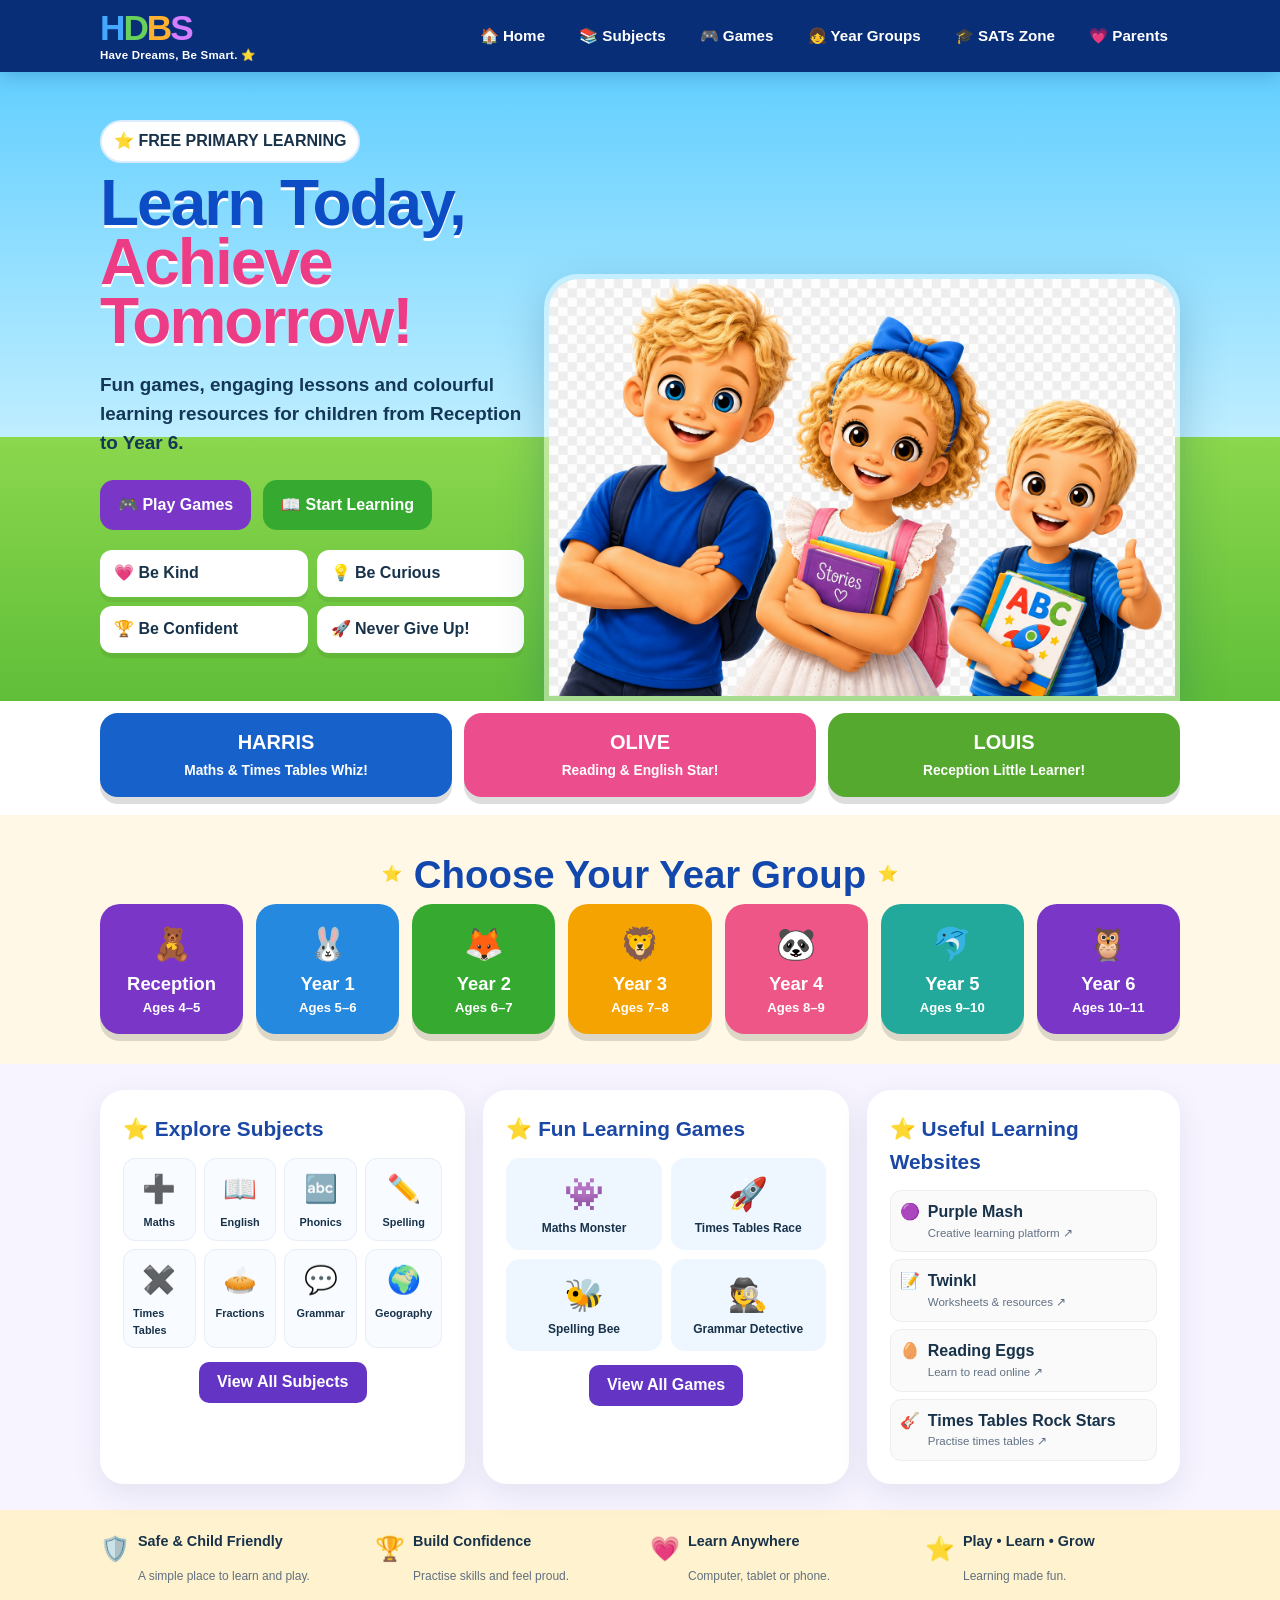
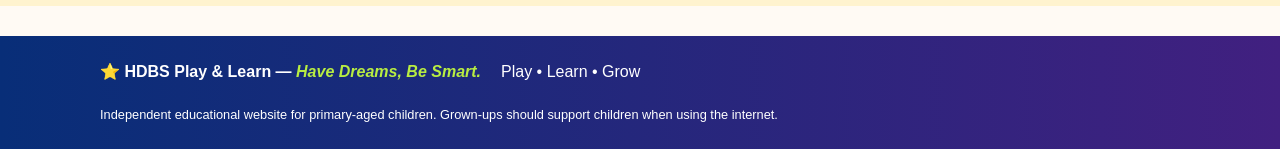
<file: index.html>
<!doctype html>
<html lang="en-GB">
<head>
<meta charset="utf-8">
<meta name="viewport" content="width=device-width,initial-scale=1">
<title>HDBS Play & Learn | Have Dreams, Be Smart</title>
<meta name="description" content="HDBS Play & Learn — Have Dreams, Be Smart. Free colourful primary learning games and activities for Reception to Year 6.">
<meta name="robots" content="index,follow">
<link rel="canonical" href="https://hdbs-pl.github.io/hdbs-play-and-learn/">
<link rel="stylesheet" href="styles.css?v=20260829v2">
</head>
<body>
<header class="topbar">
  <div class="wrap nav">
    <a class="brand" href="index.html" aria-label="HDBS home">
      <span class="letters"><b>H</b><b>D</b><b>B</b><b>S</b></span>
      <small>Have Dreams, Be Smart. ⭐</small>
    </a>
    <nav>
      <a href="index.html">🏠 Home</a>
      <a href="subjects.html">📚 Subjects</a>
      <a href="games.html">🎮 Games</a>
      <a href="#years">👧 Year Groups</a>
      <a href="year6.html">🎓 SATs Zone</a>
      <a href="parents.html">💗 Parents</a>
    </nav>
  </div>
</header>

<main>
<section class="hero-v2">
  <div class="wrap hero-v2-grid">
    <div class="hero-copy-v2">
      <span class="badge">⭐ FREE PRIMARY LEARNING</span>
      <h1>Learn Today,<br><span>Achieve Tomorrow!</span></h1>
      <p>Fun games, engaging lessons and colourful learning resources for children from Reception to Year 6.</p>
      <div class="buttons">
        <a class="btn purple" href="games.html">🎮 Play Games</a>
        <a class="btn green" href="#years">📖 Start Learning</a>
      </div>
      <div class="values-board">
        <span>💗 Be Kind</span>
        <span>💡 Be Curious</span>
        <span>🏆 Be Confident</span>
        <span>🚀 Never Give Up!</span>
      </div>
    </div>
    <div class="hero-art">
      <img src="hdbs-harris-olive-louis.png?v=20260829v2" alt="Cartoon versions of Harris, Olive and Louis for HDBS Play and Learn">
    </div>
  </div>
</section>

<section class="character-strip">
  <div class="wrap character-grid">
    <div class="character harris"><strong>HARRIS</strong><span>Maths & Times Tables Whiz!</span></div>
    <div class="character olive"><strong>OLIVE</strong><span>Reading & English Star!</span></div>
    <div class="character louis"><strong>LOUIS</strong><span>Reception Little Learner!</span></div>
  </div>
</section>

<section id="years" class="years">
  <div class="wrap">
    <div class="section-title">⭐ <h2>Choose Your Year Group</h2> ⭐</div>
    <div class="year-grid">
      <a href="reception.html" class="yc purple">🧸<strong>Reception</strong><small>Ages 4–5</small></a>
      <a href="year1.html" class="yc blue">🐰<strong>Year 1</strong><small>Ages 5–6</small></a>
      <a href="year2.html" class="yc green">🦊<strong>Year 2</strong><small>Ages 6–7</small></a>
      <a href="year3.html" class="yc orange">🦁<strong>Year 3</strong><small>Ages 7–8</small></a>
      <a href="year4.html" class="yc pink">🐼<strong>Year 4</strong><small>Ages 8–9</small></a>
      <a href="year5.html" class="yc teal">🐬<strong>Year 5</strong><small>Ages 9–10</small></a>
      <a href="year6.html" class="yc purple">🦉<strong>Year 6</strong><small>Ages 10–11</small></a>
    </div>
  </div>
</section>

<section class="home-panels">
  <div class="wrap triple">
    <div class="panel">
      <h2>⭐ Explore Subjects</h2>
      <div class="subject-icons">
        <a href="subjects.html">➕<small>Maths</small></a>
        <a href="subjects.html">📖<small>English</small></a>
        <a href="subjects.html">🔤<small>Phonics</small></a>
        <a href="subjects.html">✏️<small>Spelling</small></a>
        <a href="subjects.html">✖️<small>Times Tables</small></a>
        <a href="subjects.html">🥧<small>Fractions</small></a>
        <a href="subjects.html">💬<small>Grammar</small></a>
        <a href="subjects.html">🌍<small>Geography</small></a>
      </div>
      <a class="mini-btn" href="subjects.html">View All Subjects</a>
    </div>

    <div class="panel">
      <h2>⭐ Fun Learning Games</h2>
      <div class="game-cards">
        <a href="games.html">👾<strong>Maths Monster</strong></a>
        <a href="games.html">🚀<strong>Times Tables Race</strong></a>
        <a href="games.html">🐝<strong>Spelling Bee</strong></a>
        <a href="games.html">🕵️<strong>Grammar Detective</strong></a>
      </div>
      <a class="mini-btn" href="games.html">View All Games</a>
    </div>

    <div class="panel">
      <h2>⭐ Useful Learning Websites</h2>
      <div class="links">
        <a href="https://www.purplemash.com/" target="_blank" rel="noopener">🟣 <b>Purple Mash</b><small>Creative learning platform ↗</small></a>
        <a href="https://www.twinkl.co.uk/" target="_blank" rel="noopener">📝 <b>Twinkl</b><small>Worksheets & resources ↗</small></a>
        <a href="https://readingeggs.co.uk/" target="_blank" rel="noopener">🥚 <b>Reading Eggs</b><small>Learn to read online ↗</small></a>
        <a href="https://ttrockstars.com/" target="_blank" rel="noopener">🎸 <b>Times Tables Rock Stars</b><small>Practise times tables ↗</small></a>
      </div>
    </div>
  </div>
</section>

<section class="trust">
  <div class="wrap trust-grid">
    <div>🛡️ <b>Safe & Child Friendly</b><small>A simple place to learn and play.</small></div>
    <div>🏆 <b>Build Confidence</b><small>Practise skills and feel proud.</small></div>
    <div>💗 <b>Learn Anywhere</b><small>Computer, tablet or phone.</small></div>
    <div>⭐ <b>Play • Learn • Grow</b><small>Learning made fun.</small></div>
  </div>
</section>
</main>

<footer>
  <div class="wrap">
    <strong>⭐ HDBS Play & Learn — <em>Have Dreams, Be Smart.</em></strong>
    <span>Play • Learn • Grow</span>
    <p>Independent educational website for primary-aged children. Grown-ups should support children when using the internet.</p>
  </div>
</footer>
</body>
</html>
</file>
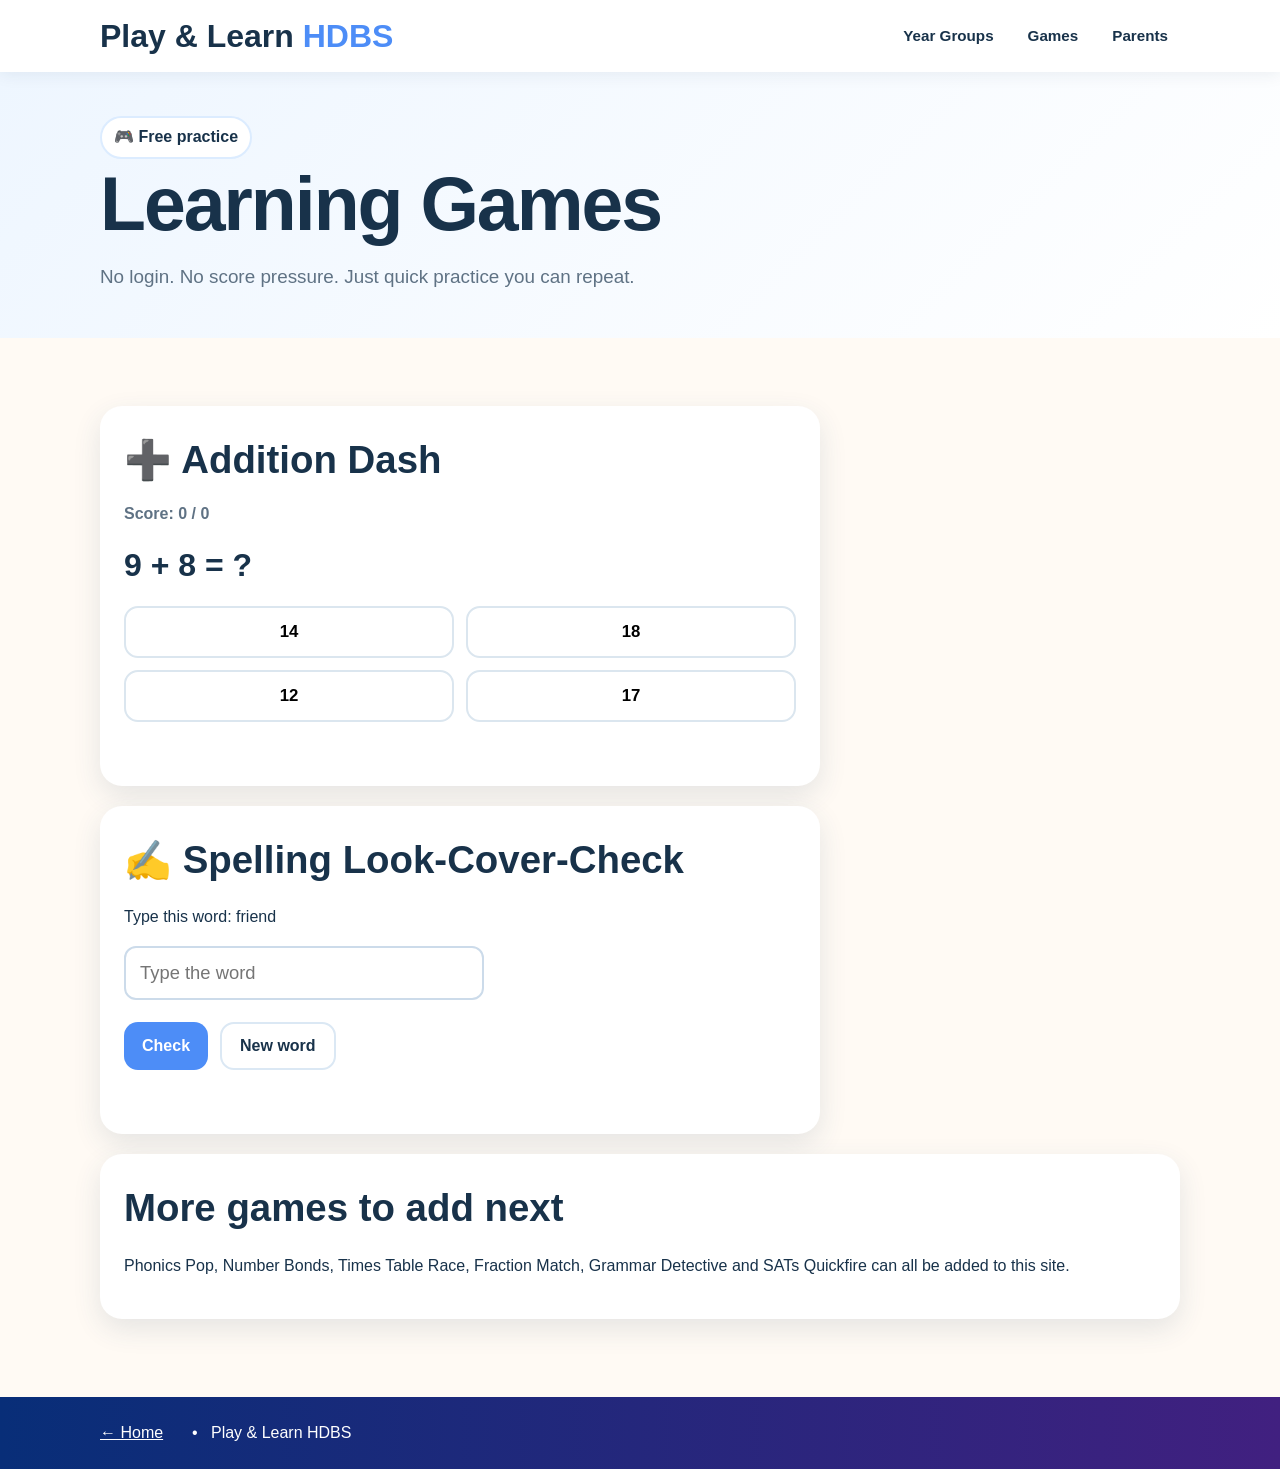
<file: games.html>
<!doctype html><html lang="en-GB"><head><meta charset="utf-8"><meta name="viewport" content="width=device-width,initial-scale=1">
<title>Free Primary Learning Games | Play & Learn HDBS</title><meta name="description" content="Play free primary school maths and spelling games for children aged 4 to 11."><meta name="robots" content="index,follow"><link rel="stylesheet" href="styles.css"></head>
<body><header><div class="wrap nav"><a class="brand" href="index.html">Play & Learn <span>HDBS</span></a><nav><a href="index.html#years">Year Groups</a><a href="games.html">Games</a><a href="parents.html">Parents</a></nav></div></header>
<main><section class="page-hero"><div class="wrap"><span class="badge">🎮 Free practice</span><h1>Learning Games</h1><p class="lead">No login. No score pressure. Just quick practice you can repeat.</p></div></section>
<section><div class="wrap">
<div class="activity gamebox" data-math-mode="add"><h2>➕ Addition Dash</h2><div class="score" id="score">Score: 0 / 0</div><div class="question" id="question"></div><div class="answers"><button class="answer" id="a0"></button><button class="answer" id="a1"></button><button class="answer" id="a2"></button><button class="answer" id="a3"></button></div><div class="feedback" id="feedback"></div></div>
<div class="activity gamebox"><h2>✍️ Spelling Look-Cover-Check</h2><p id="spellClue"></p><input class="spell-input" id="spellInput" autocomplete="off" placeholder="Type the word"><div class="buttons"><button class="btn" onclick="checkSpell()">Check</button><button class="btn alt" onclick="newSpell()">New word</button></div><div class="feedback" id="spellFeedback"></div></div>
<div class="activity"><h2>More games to add next</h2><p>Phonics Pop, Number Bonds, Times Table Race, Fraction Match, Grammar Detective and SATs Quickfire can all be added to this site.</p></div>
</div></section></main><footer><div class="wrap"><a href="index.html">← Home</a> &nbsp; • &nbsp; Play & Learn HDBS</div></footer><script src="app.js"></script></body></html>
</file>
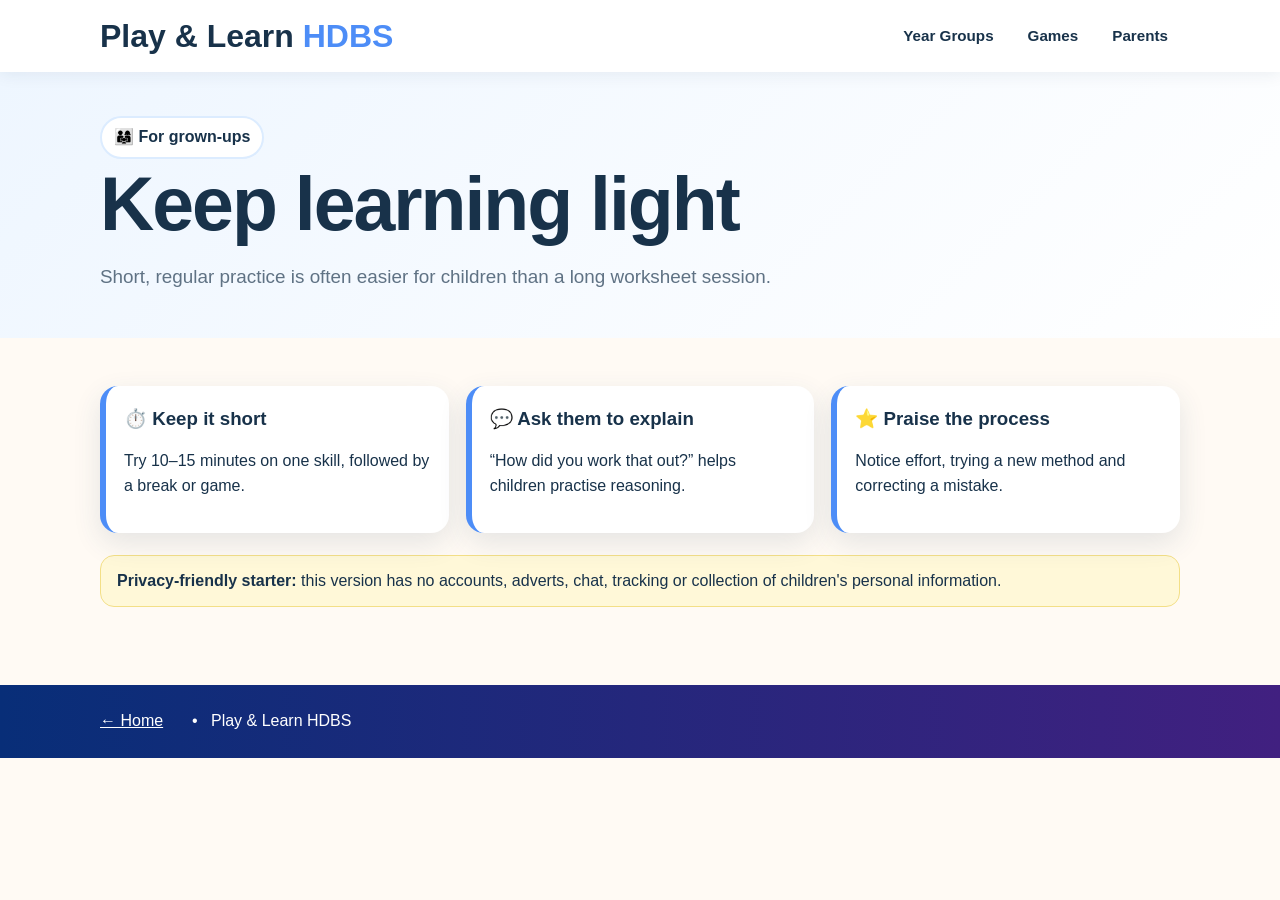
<file: parents.html>
<!doctype html><html lang="en-GB"><head><meta charset="utf-8"><meta name="viewport" content="width=device-width,initial-scale=1">
<title>For Parents | Play & Learn HDBS</title><meta name="description" content="Simple guidance for parents using Play & Learn HDBS with primary-aged children."><meta name="robots" content="index,follow"><link rel="stylesheet" href="styles.css"></head>
<body><header><div class="wrap nav"><a class="brand" href="index.html">Play & Learn <span>HDBS</span></a><nav><a href="index.html#years">Year Groups</a><a href="games.html">Games</a><a href="parents.html">Parents</a></nav></div></header>
<main><section class="page-hero"><div class="wrap"><span class="badge">👨‍👩‍👧 For grown-ups</span><h1>Keep learning light</h1><p class="lead">Short, regular practice is often easier for children than a long worksheet session.</p></div></section>
<section><div class="wrap"><div class="lesson-grid">
<div class="lesson"><h3>⏱️ Keep it short</h3><p>Try 10–15 minutes on one skill, followed by a break or game.</p></div>
<div class="lesson"><h3>💬 Ask them to explain</h3><p>“How did you work that out?” helps children practise reasoning.</p></div>
<div class="lesson"><h3>⭐ Praise the process</h3><p>Notice effort, trying a new method and correcting a mistake.</p></div>
</div><div class="notice" style="margin-top:22px"><strong>Privacy-friendly starter:</strong> this version has no accounts, adverts, chat, tracking or collection of children's personal information.</div></div></section></main>
<footer><div class="wrap"><a href="index.html">← Home</a> &nbsp; • &nbsp; Play & Learn HDBS</div></footer></body></html>
</file>
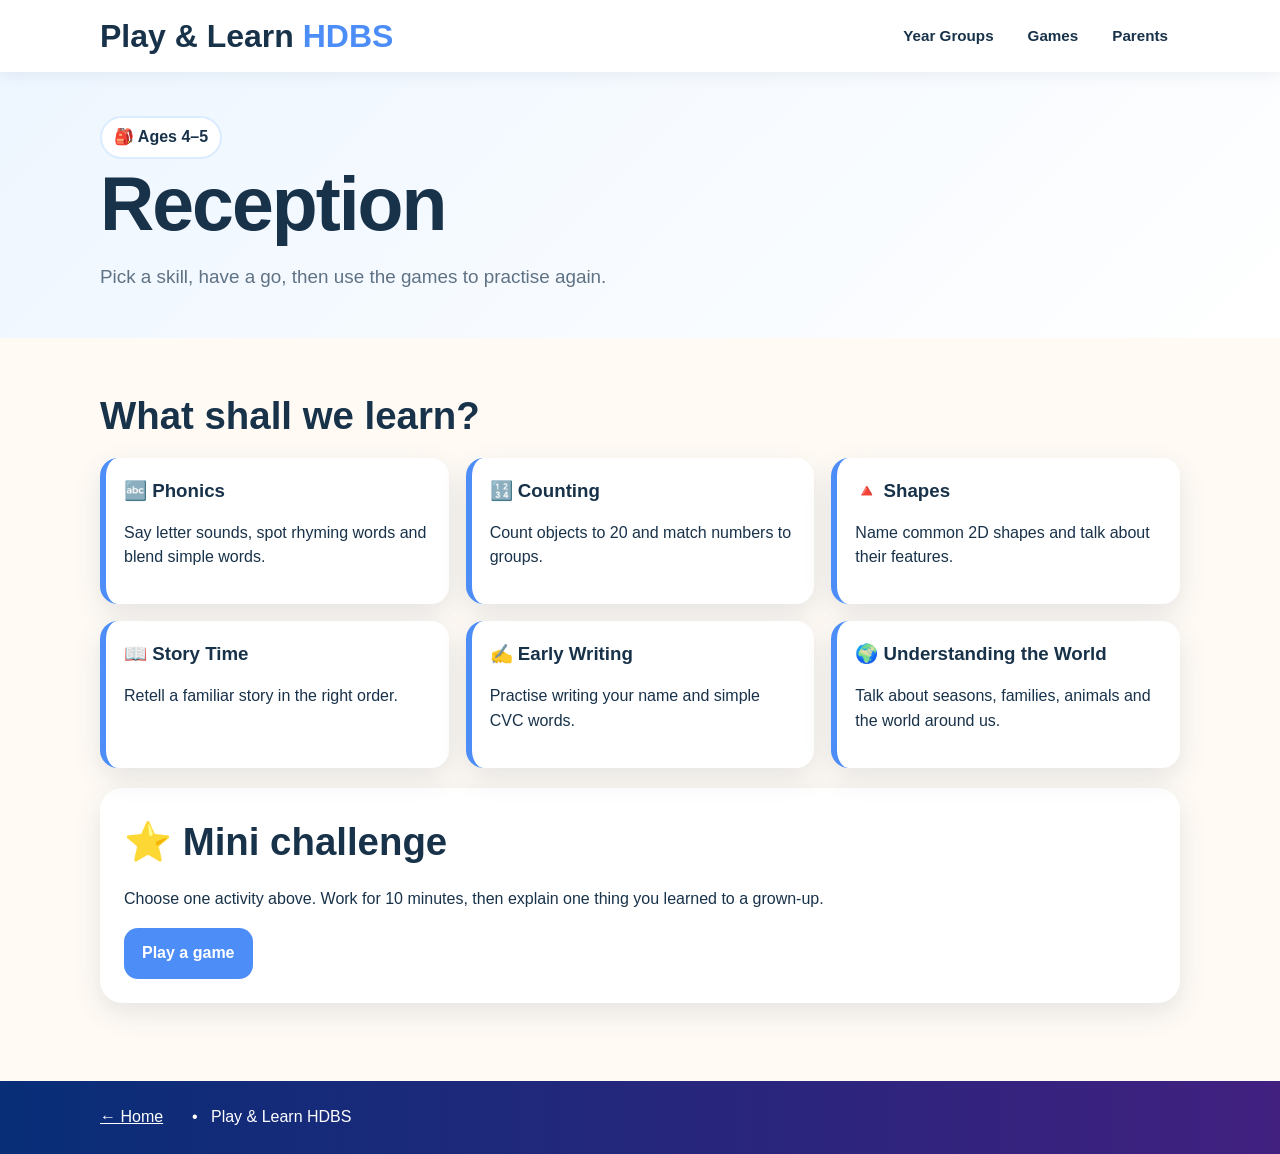
<file: reception.html>
<!doctype html><html lang="en-GB"><head><meta charset="utf-8"><meta name="viewport" content="width=device-width,initial-scale=1">
<title>Reception Learning | Play & Learn HDBS</title><meta name="description" content="Free Reception primary school learning activities for Maths and English, with fun games and practice."><meta name="robots" content="index,follow"><link rel="stylesheet" href="styles.css"></head>
<body><header><div class="wrap nav"><a class="brand" href="index.html">Play & Learn <span>HDBS</span></a><nav><a href="index.html#years">Year Groups</a><a href="games.html">Games</a><a href="parents.html">Parents</a></nav></div></header>
<main><section class="page-hero"><div class="wrap"><span class="badge">🎒 Ages 4–5</span><h1>Reception</h1><p class="lead">Pick a skill, have a go, then use the games to practise again.</p></div></section>
<section><div class="wrap"><h2>What shall we learn?</h2><div class="lesson-grid"><div class="lesson"><h3>🔤 Phonics</h3><p>Say letter sounds, spot rhyming words and blend simple words.</p></div><div class="lesson"><h3>🔢 Counting</h3><p>Count objects to 20 and match numbers to groups.</p></div><div class="lesson"><h3>🔺 Shapes</h3><p>Name common 2D shapes and talk about their features.</p></div><div class="lesson"><h3>📖 Story Time</h3><p>Retell a familiar story in the right order.</p></div><div class="lesson"><h3>✍️ Early Writing</h3><p>Practise writing your name and simple CVC words.</p></div><div class="lesson"><h3>🌍 Understanding the World</h3><p>Talk about seasons, families, animals and the world around us.</p></div></div>
<div class="activity"><h2>⭐ Mini challenge</h2><p>Choose one activity above. Work for 10 minutes, then explain one thing you learned to a grown-up.</p><a class="btn" href="games.html">Play a game</a></div></div></section></main>
<footer><div class="wrap"><a href="index.html">← Home</a> &nbsp; • &nbsp; Play & Learn HDBS</div></footer></body></html>
</file>
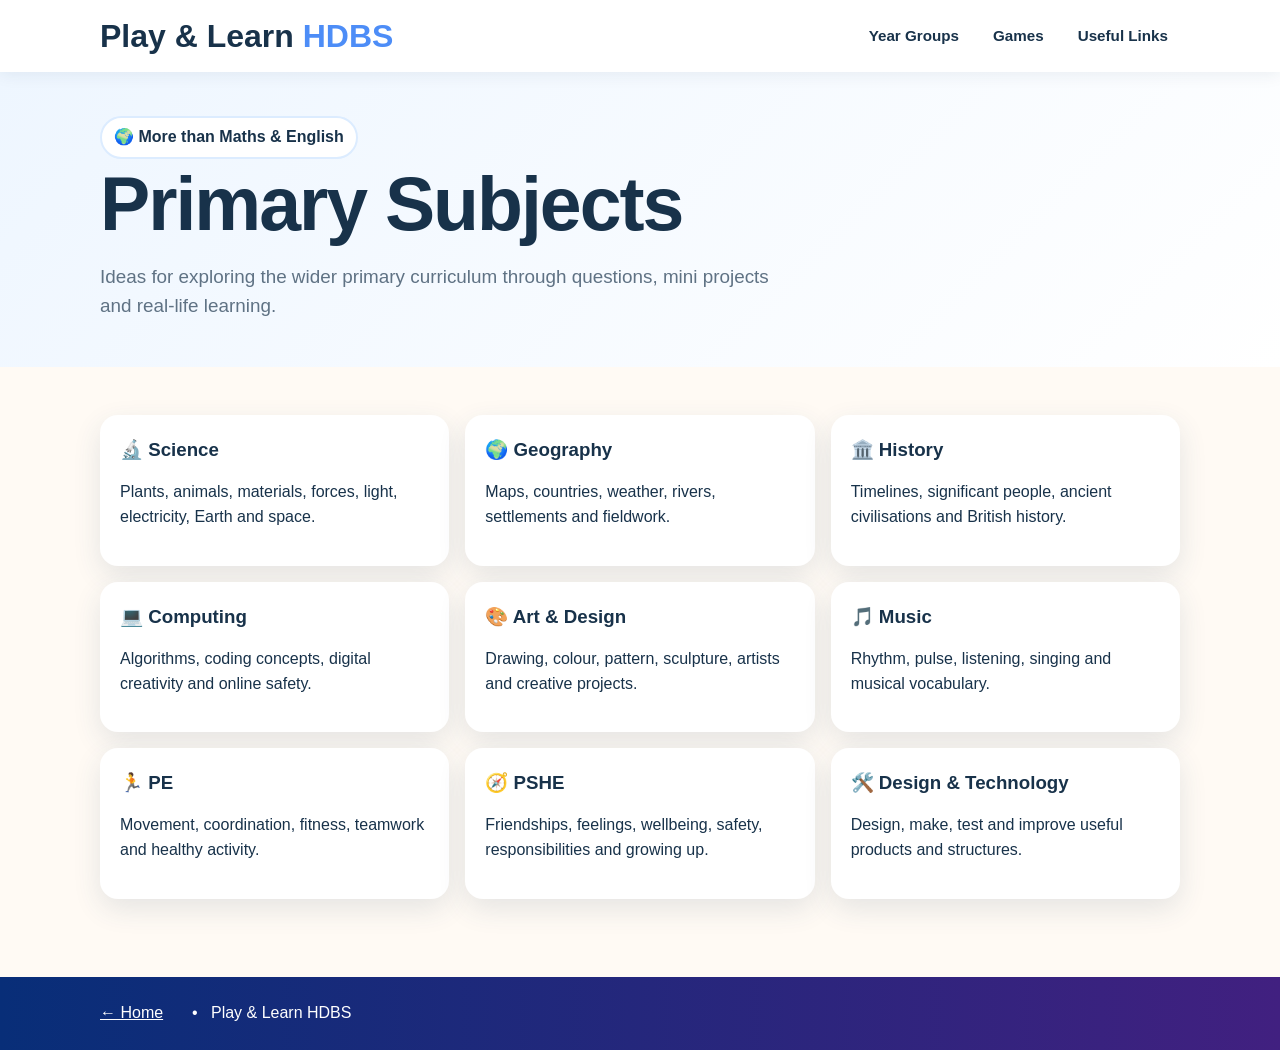
<file: subjects.html>
<!doctype html><html lang="en-GB"><head><meta charset="utf-8"><meta name="viewport" content="width=device-width,initial-scale=1">
<title>Primary School Subjects | Play & Learn HDBS</title><meta name="description" content="Free primary learning ideas across English, Maths, Science, History, Geography, Computing, Art and more."><meta name="robots" content="index,follow"><link rel="stylesheet" href="styles.css"></head>
<body><header><div class="wrap nav"><a class="brand" href="index.html">Play & Learn <span>HDBS</span></a><nav><a href="index.html#years">Year Groups</a><a href="games.html">Games</a><a href="index.html#resources">Useful Links</a></nav></div></header>
<main><section class="page-hero"><div class="wrap"><span class="badge">🌍 More than Maths & English</span><h1>Primary Subjects</h1><p class="lead">Ideas for exploring the wider primary curriculum through questions, mini projects and real-life learning.</p></div></section>
<section><div class="wrap"><div class="curriculum-grid">
<div class="curriculum-card"><h3>🔬 Science</h3><p>Plants, animals, materials, forces, light, electricity, Earth and space.</p></div>
<div class="curriculum-card"><h3>🌍 Geography</h3><p>Maps, countries, weather, rivers, settlements and fieldwork.</p></div>
<div class="curriculum-card"><h3>🏛️ History</h3><p>Timelines, significant people, ancient civilisations and British history.</p></div>
<div class="curriculum-card"><h3>💻 Computing</h3><p>Algorithms, coding concepts, digital creativity and online safety.</p></div>
<div class="curriculum-card"><h3>🎨 Art & Design</h3><p>Drawing, colour, pattern, sculpture, artists and creative projects.</p></div>
<div class="curriculum-card"><h3>🎵 Music</h3><p>Rhythm, pulse, listening, singing and musical vocabulary.</p></div>
<div class="curriculum-card"><h3>🏃 PE</h3><p>Movement, coordination, fitness, teamwork and healthy activity.</p></div>
<div class="curriculum-card"><h3>🧭 PSHE</h3><p>Friendships, feelings, wellbeing, safety, responsibilities and growing up.</p></div>
<div class="curriculum-card"><h3>🛠️ Design & Technology</h3><p>Design, make, test and improve useful products and structures.</p></div>
</div></div></section></main><footer><div class="wrap"><a href="index.html">← Home</a> &nbsp; • &nbsp; Play & Learn HDBS</div></footer></body></html>
</file>
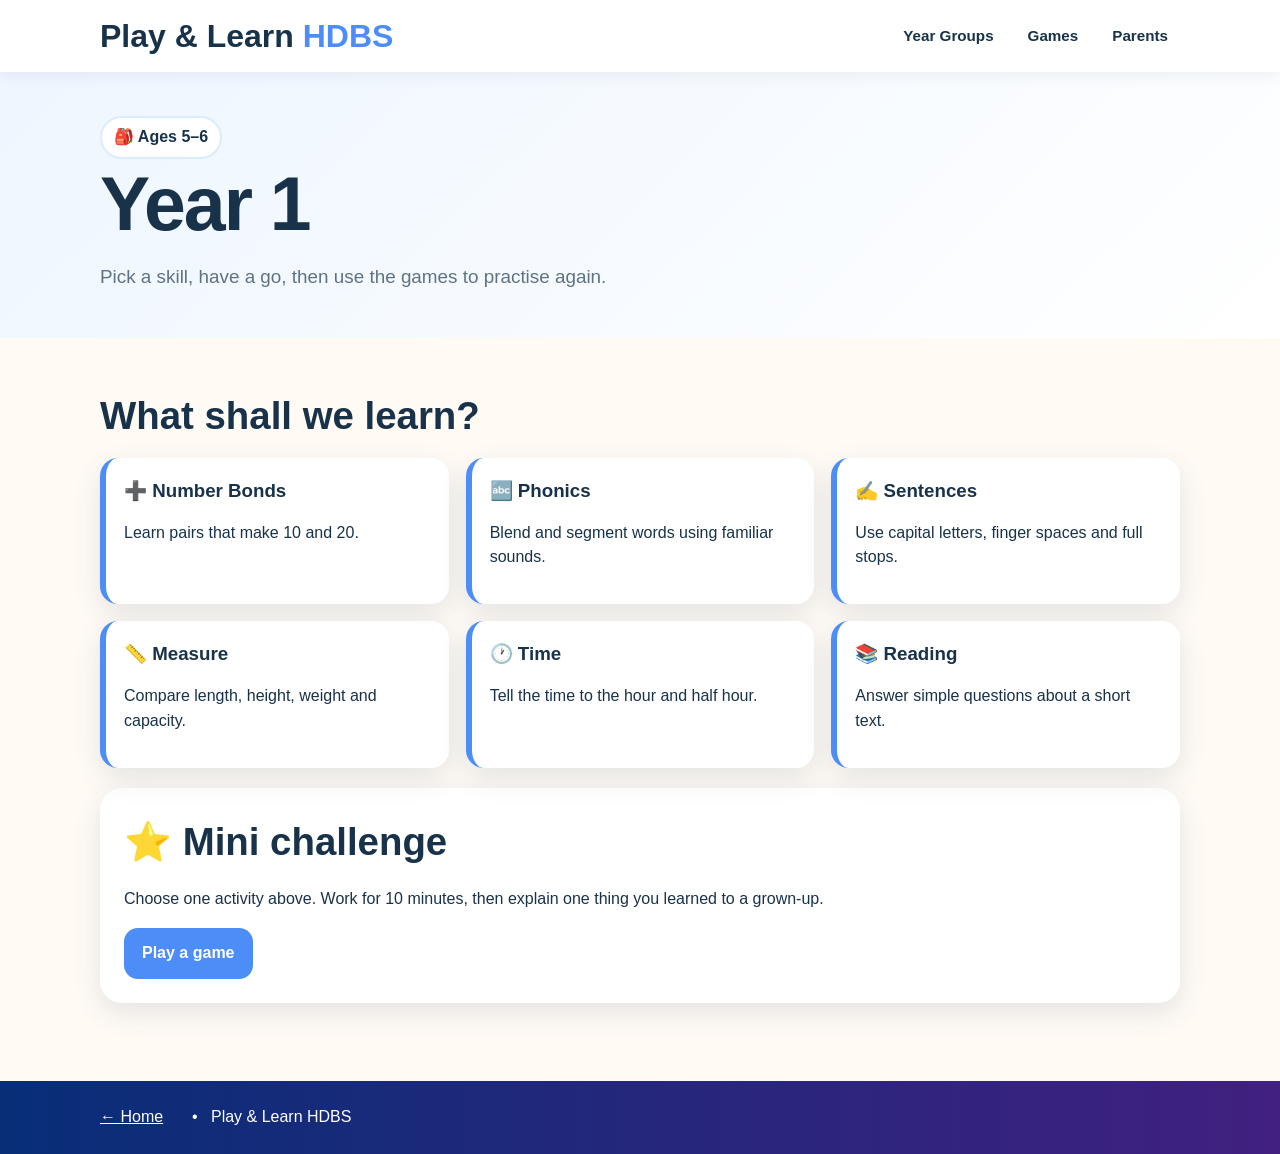
<file: year1.html>
<!doctype html><html lang="en-GB"><head><meta charset="utf-8"><meta name="viewport" content="width=device-width,initial-scale=1">
<title>Year 1 Learning | Play & Learn HDBS</title><meta name="description" content="Free Year 1 primary school learning activities for Maths and English, with fun games and practice."><meta name="robots" content="index,follow"><link rel="stylesheet" href="styles.css"></head>
<body><header><div class="wrap nav"><a class="brand" href="index.html">Play & Learn <span>HDBS</span></a><nav><a href="index.html#years">Year Groups</a><a href="games.html">Games</a><a href="parents.html">Parents</a></nav></div></header>
<main><section class="page-hero"><div class="wrap"><span class="badge">🎒 Ages 5–6</span><h1>Year 1</h1><p class="lead">Pick a skill, have a go, then use the games to practise again.</p></div></section>
<section><div class="wrap"><h2>What shall we learn?</h2><div class="lesson-grid"><div class="lesson"><h3>➕ Number Bonds</h3><p>Learn pairs that make 10 and 20.</p></div><div class="lesson"><h3>🔤 Phonics</h3><p>Blend and segment words using familiar sounds.</p></div><div class="lesson"><h3>✍️ Sentences</h3><p>Use capital letters, finger spaces and full stops.</p></div><div class="lesson"><h3>📏 Measure</h3><p>Compare length, height, weight and capacity.</p></div><div class="lesson"><h3>🕐 Time</h3><p>Tell the time to the hour and half hour.</p></div><div class="lesson"><h3>📚 Reading</h3><p>Answer simple questions about a short text.</p></div></div>
<div class="activity"><h2>⭐ Mini challenge</h2><p>Choose one activity above. Work for 10 minutes, then explain one thing you learned to a grown-up.</p><a class="btn" href="games.html">Play a game</a></div></div></section></main>
<footer><div class="wrap"><a href="index.html">← Home</a> &nbsp; • &nbsp; Play & Learn HDBS</div></footer></body></html>
</file>
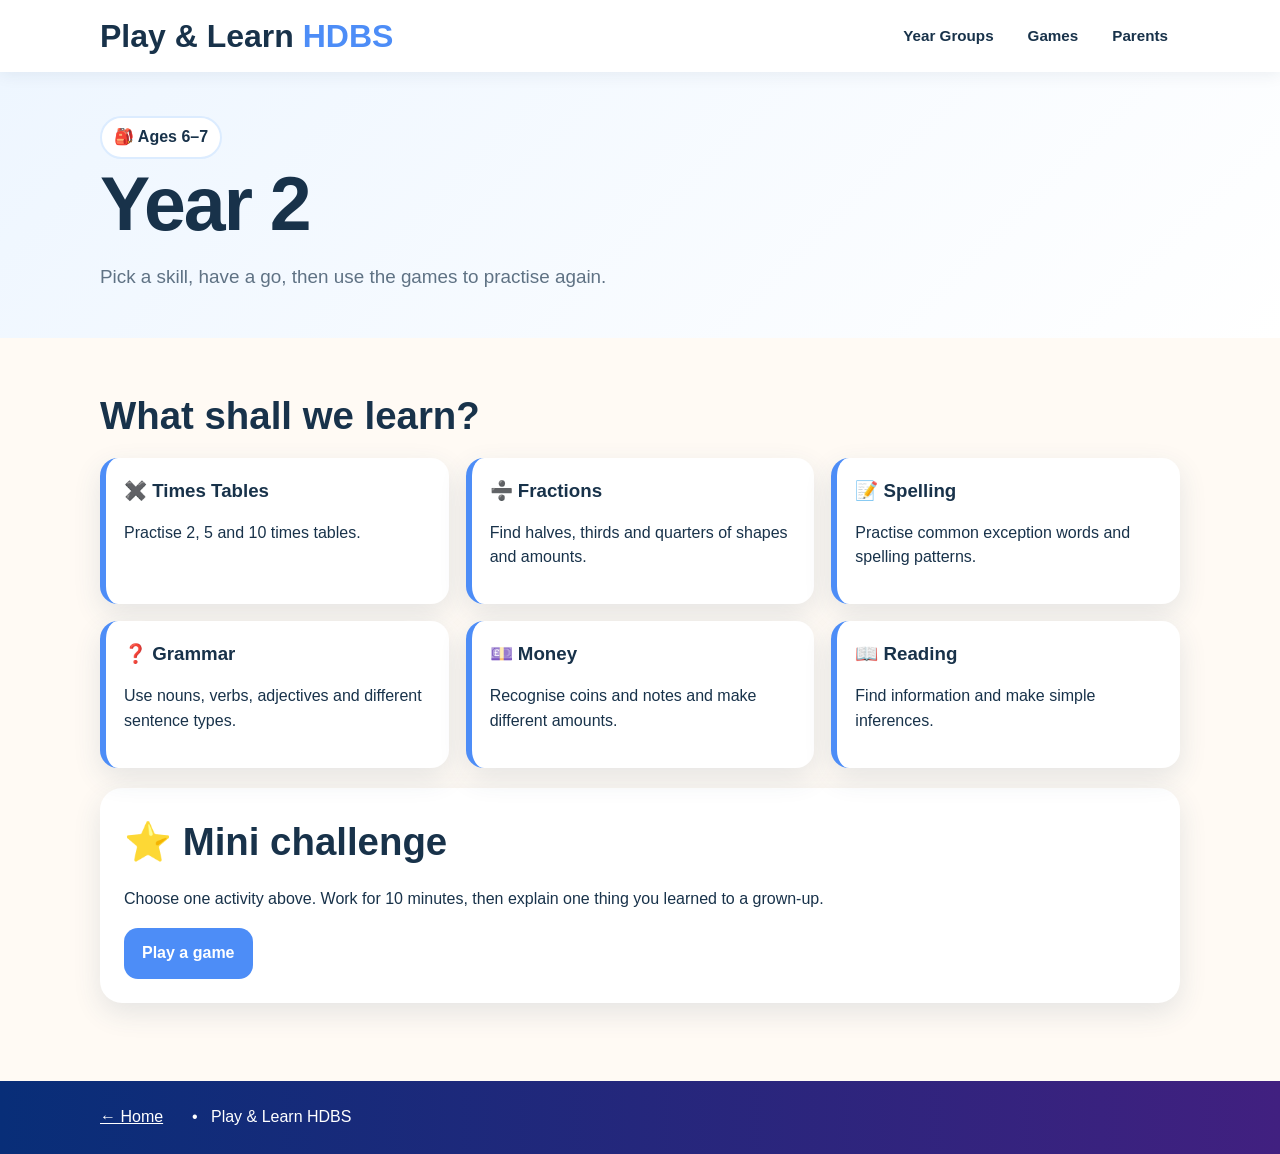
<file: year2.html>
<!doctype html><html lang="en-GB"><head><meta charset="utf-8"><meta name="viewport" content="width=device-width,initial-scale=1">
<title>Year 2 Learning | Play & Learn HDBS</title><meta name="description" content="Free Year 2 primary school learning activities for Maths and English, with fun games and practice."><meta name="robots" content="index,follow"><link rel="stylesheet" href="styles.css"></head>
<body><header><div class="wrap nav"><a class="brand" href="index.html">Play & Learn <span>HDBS</span></a><nav><a href="index.html#years">Year Groups</a><a href="games.html">Games</a><a href="parents.html">Parents</a></nav></div></header>
<main><section class="page-hero"><div class="wrap"><span class="badge">🎒 Ages 6–7</span><h1>Year 2</h1><p class="lead">Pick a skill, have a go, then use the games to practise again.</p></div></section>
<section><div class="wrap"><h2>What shall we learn?</h2><div class="lesson-grid"><div class="lesson"><h3>✖️ Times Tables</h3><p>Practise 2, 5 and 10 times tables.</p></div><div class="lesson"><h3>➗ Fractions</h3><p>Find halves, thirds and quarters of shapes and amounts.</p></div><div class="lesson"><h3>📝 Spelling</h3><p>Practise common exception words and spelling patterns.</p></div><div class="lesson"><h3>❓ Grammar</h3><p>Use nouns, verbs, adjectives and different sentence types.</p></div><div class="lesson"><h3>💷 Money</h3><p>Recognise coins and notes and make different amounts.</p></div><div class="lesson"><h3>📖 Reading</h3><p>Find information and make simple inferences.</p></div></div>
<div class="activity"><h2>⭐ Mini challenge</h2><p>Choose one activity above. Work for 10 minutes, then explain one thing you learned to a grown-up.</p><a class="btn" href="games.html">Play a game</a></div></div></section></main>
<footer><div class="wrap"><a href="index.html">← Home</a> &nbsp; • &nbsp; Play & Learn HDBS</div></footer></body></html>
</file>
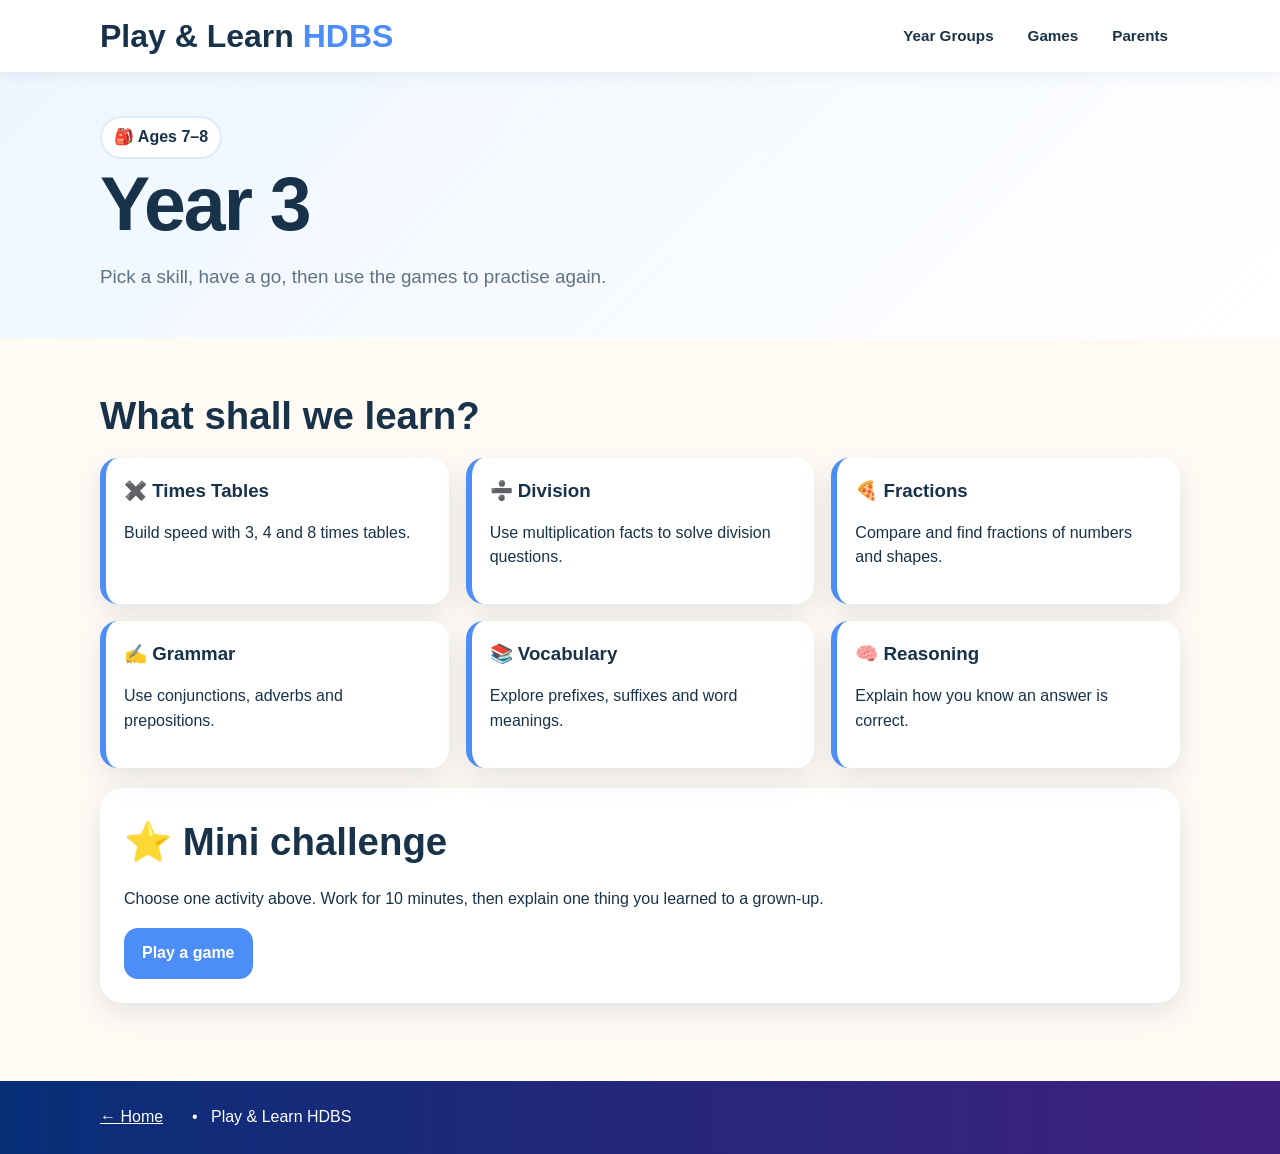
<file: year3.html>
<!doctype html><html lang="en-GB"><head><meta charset="utf-8"><meta name="viewport" content="width=device-width,initial-scale=1">
<title>Year 3 Learning | Play & Learn HDBS</title><meta name="description" content="Free Year 3 primary school learning activities for Maths and English, with fun games and practice."><meta name="robots" content="index,follow"><link rel="stylesheet" href="styles.css"></head>
<body><header><div class="wrap nav"><a class="brand" href="index.html">Play & Learn <span>HDBS</span></a><nav><a href="index.html#years">Year Groups</a><a href="games.html">Games</a><a href="parents.html">Parents</a></nav></div></header>
<main><section class="page-hero"><div class="wrap"><span class="badge">🎒 Ages 7–8</span><h1>Year 3</h1><p class="lead">Pick a skill, have a go, then use the games to practise again.</p></div></section>
<section><div class="wrap"><h2>What shall we learn?</h2><div class="lesson-grid"><div class="lesson"><h3>✖️ Times Tables</h3><p>Build speed with 3, 4 and 8 times tables.</p></div><div class="lesson"><h3>➗ Division</h3><p>Use multiplication facts to solve division questions.</p></div><div class="lesson"><h3>🍕 Fractions</h3><p>Compare and find fractions of numbers and shapes.</p></div><div class="lesson"><h3>✍️ Grammar</h3><p>Use conjunctions, adverbs and prepositions.</p></div><div class="lesson"><h3>📚 Vocabulary</h3><p>Explore prefixes, suffixes and word meanings.</p></div><div class="lesson"><h3>🧠 Reasoning</h3><p>Explain how you know an answer is correct.</p></div></div>
<div class="activity"><h2>⭐ Mini challenge</h2><p>Choose one activity above. Work for 10 minutes, then explain one thing you learned to a grown-up.</p><a class="btn" href="games.html">Play a game</a></div></div></section></main>
<footer><div class="wrap"><a href="index.html">← Home</a> &nbsp; • &nbsp; Play & Learn HDBS</div></footer></body></html>
</file>
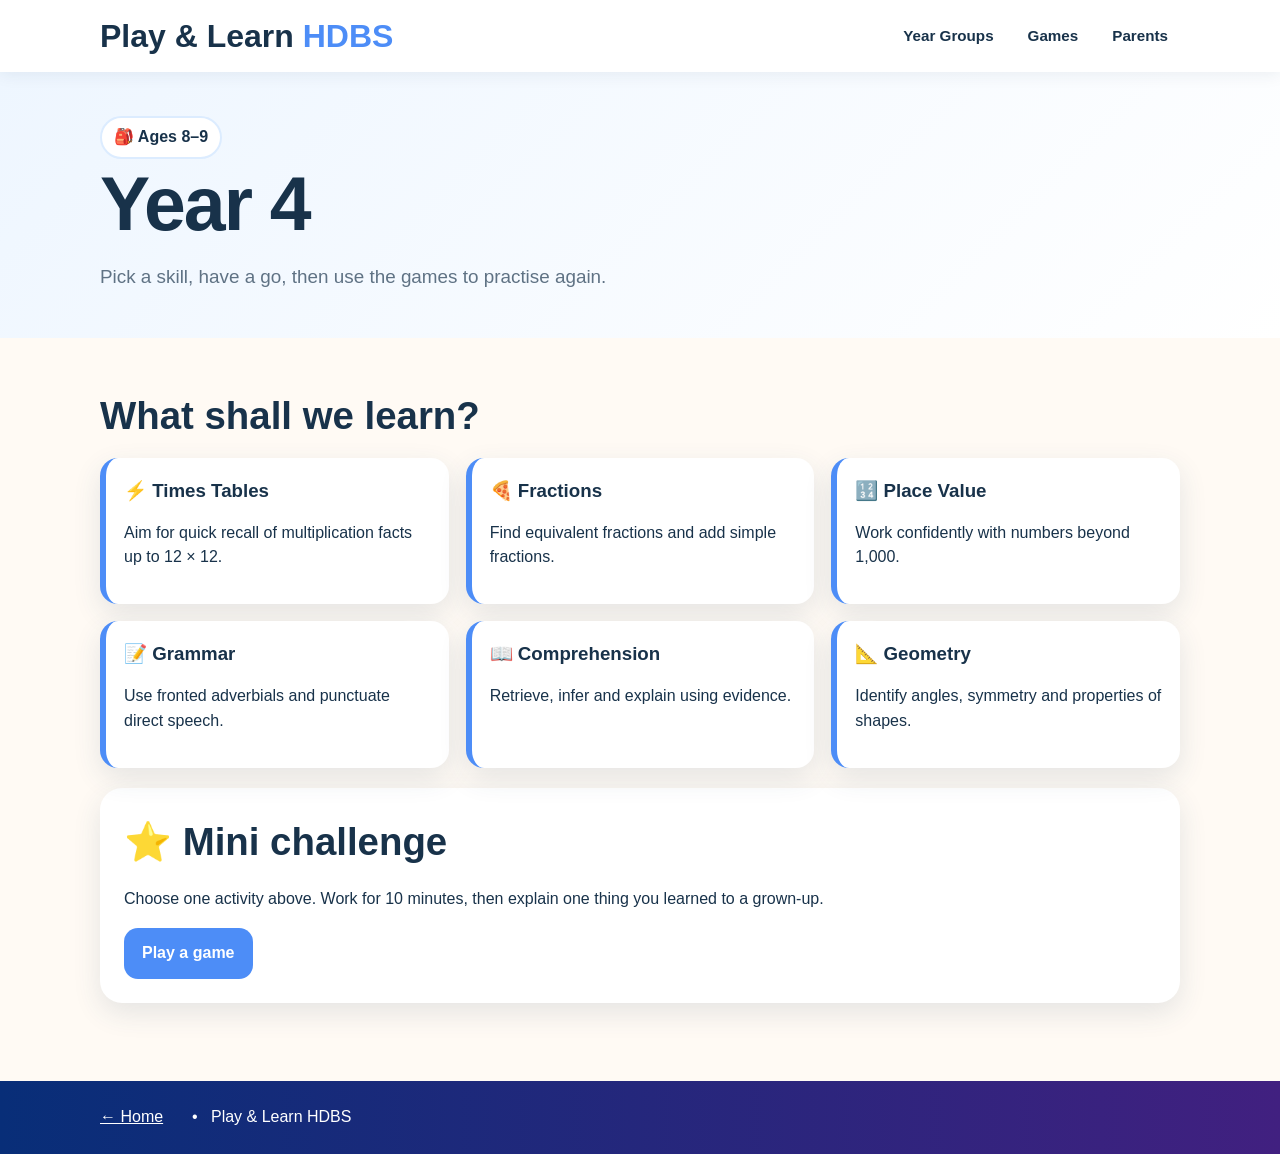
<file: year4.html>
<!doctype html><html lang="en-GB"><head><meta charset="utf-8"><meta name="viewport" content="width=device-width,initial-scale=1">
<title>Year 4 Learning | Play & Learn HDBS</title><meta name="description" content="Free Year 4 primary school learning activities for Maths and English, with fun games and practice."><meta name="robots" content="index,follow"><link rel="stylesheet" href="styles.css"></head>
<body><header><div class="wrap nav"><a class="brand" href="index.html">Play & Learn <span>HDBS</span></a><nav><a href="index.html#years">Year Groups</a><a href="games.html">Games</a><a href="parents.html">Parents</a></nav></div></header>
<main><section class="page-hero"><div class="wrap"><span class="badge">🎒 Ages 8–9</span><h1>Year 4</h1><p class="lead">Pick a skill, have a go, then use the games to practise again.</p></div></section>
<section><div class="wrap"><h2>What shall we learn?</h2><div class="lesson-grid"><div class="lesson"><h3>⚡ Times Tables</h3><p>Aim for quick recall of multiplication facts up to 12 × 12.</p></div><div class="lesson"><h3>🍕 Fractions</h3><p>Find equivalent fractions and add simple fractions.</p></div><div class="lesson"><h3>🔢 Place Value</h3><p>Work confidently with numbers beyond 1,000.</p></div><div class="lesson"><h3>📝 Grammar</h3><p>Use fronted adverbials and punctuate direct speech.</p></div><div class="lesson"><h3>📖 Comprehension</h3><p>Retrieve, infer and explain using evidence.</p></div><div class="lesson"><h3>📐 Geometry</h3><p>Identify angles, symmetry and properties of shapes.</p></div></div>
<div class="activity"><h2>⭐ Mini challenge</h2><p>Choose one activity above. Work for 10 minutes, then explain one thing you learned to a grown-up.</p><a class="btn" href="games.html">Play a game</a></div></div></section></main>
<footer><div class="wrap"><a href="index.html">← Home</a> &nbsp; • &nbsp; Play & Learn HDBS</div></footer></body></html>
</file>
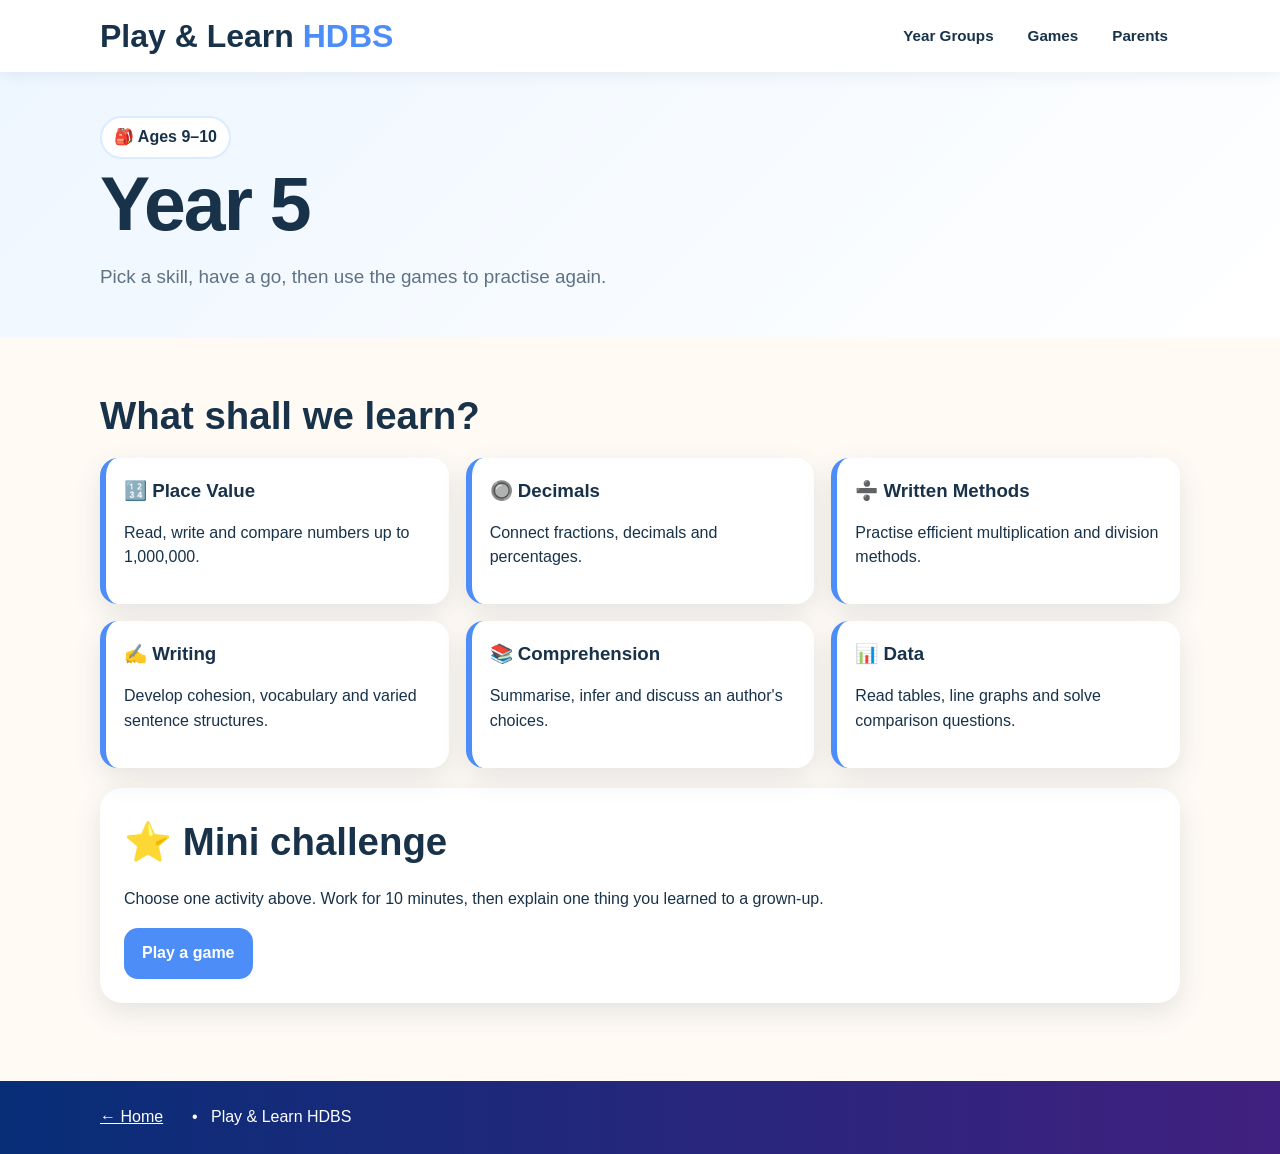
<file: year5.html>
<!doctype html><html lang="en-GB"><head><meta charset="utf-8"><meta name="viewport" content="width=device-width,initial-scale=1">
<title>Year 5 Learning | Play & Learn HDBS</title><meta name="description" content="Free Year 5 primary school learning activities for Maths and English, with fun games and practice."><meta name="robots" content="index,follow"><link rel="stylesheet" href="styles.css"></head>
<body><header><div class="wrap nav"><a class="brand" href="index.html">Play & Learn <span>HDBS</span></a><nav><a href="index.html#years">Year Groups</a><a href="games.html">Games</a><a href="parents.html">Parents</a></nav></div></header>
<main><section class="page-hero"><div class="wrap"><span class="badge">🎒 Ages 9–10</span><h1>Year 5</h1><p class="lead">Pick a skill, have a go, then use the games to practise again.</p></div></section>
<section><div class="wrap"><h2>What shall we learn?</h2><div class="lesson-grid"><div class="lesson"><h3>🔢 Place Value</h3><p>Read, write and compare numbers up to 1,000,000.</p></div><div class="lesson"><h3>🔘 Decimals</h3><p>Connect fractions, decimals and percentages.</p></div><div class="lesson"><h3>➗ Written Methods</h3><p>Practise efficient multiplication and division methods.</p></div><div class="lesson"><h3>✍️ Writing</h3><p>Develop cohesion, vocabulary and varied sentence structures.</p></div><div class="lesson"><h3>📚 Comprehension</h3><p>Summarise, infer and discuss an author's choices.</p></div><div class="lesson"><h3>📊 Data</h3><p>Read tables, line graphs and solve comparison questions.</p></div></div>
<div class="activity"><h2>⭐ Mini challenge</h2><p>Choose one activity above. Work for 10 minutes, then explain one thing you learned to a grown-up.</p><a class="btn" href="games.html">Play a game</a></div></div></section></main>
<footer><div class="wrap"><a href="index.html">← Home</a> &nbsp; • &nbsp; Play & Learn HDBS</div></footer></body></html>
</file>
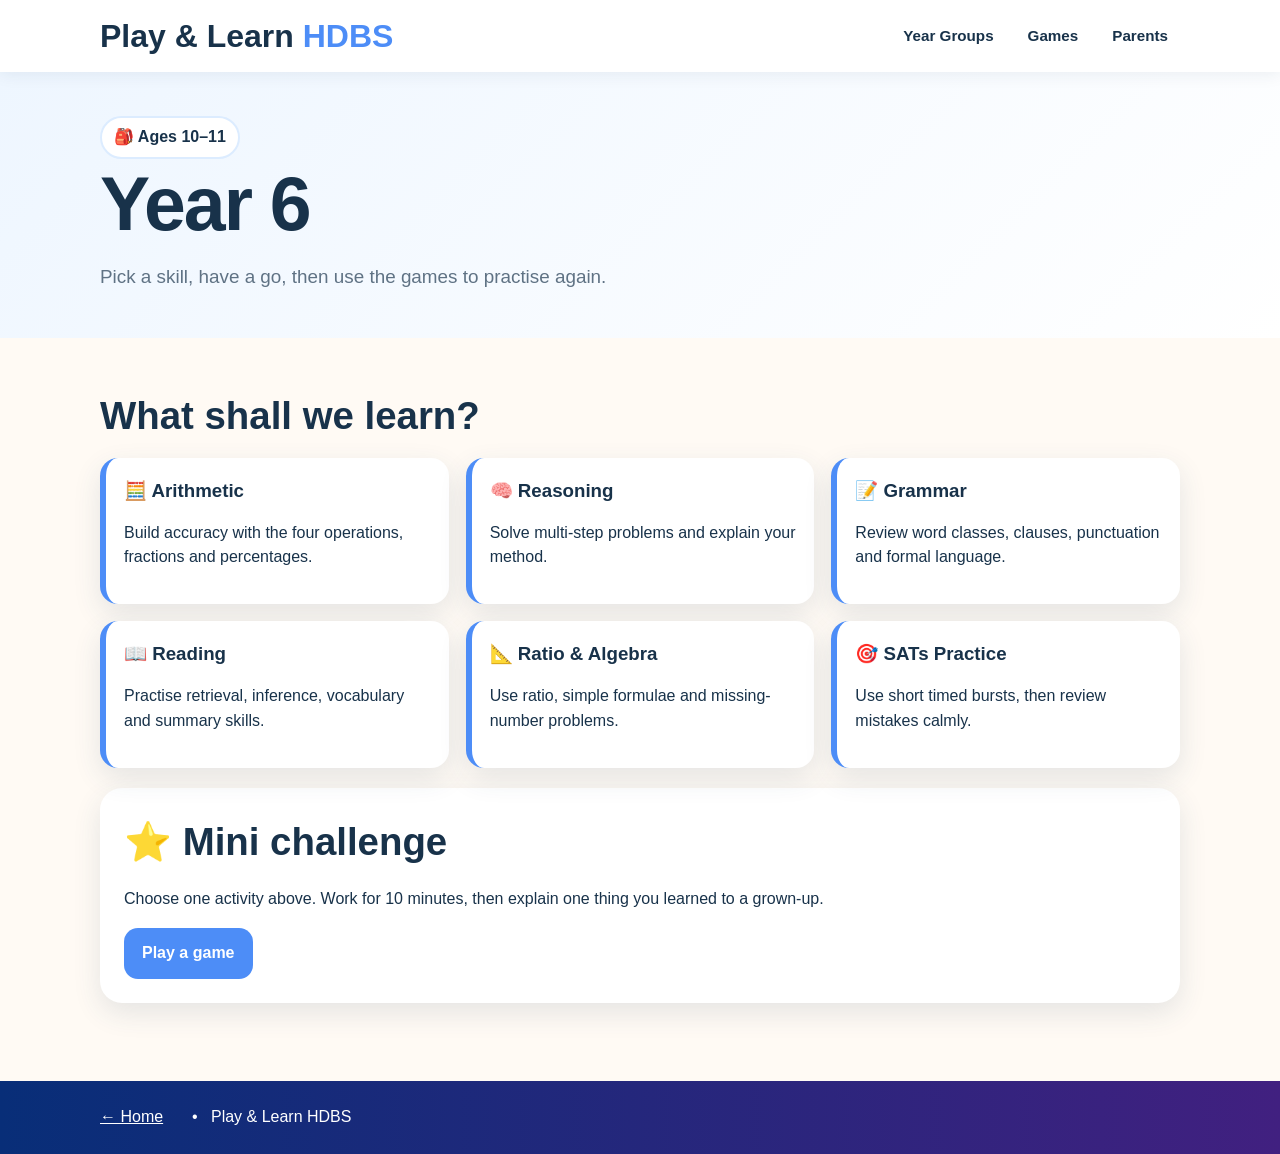
<file: year6.html>
<!doctype html><html lang="en-GB"><head><meta charset="utf-8"><meta name="viewport" content="width=device-width,initial-scale=1">
<title>Year 6 Learning | Play & Learn HDBS</title><meta name="description" content="Free Year 6 primary school learning activities for Maths and English, with fun games and practice."><meta name="robots" content="index,follow"><link rel="stylesheet" href="styles.css"></head>
<body><header><div class="wrap nav"><a class="brand" href="index.html">Play & Learn <span>HDBS</span></a><nav><a href="index.html#years">Year Groups</a><a href="games.html">Games</a><a href="parents.html">Parents</a></nav></div></header>
<main><section class="page-hero"><div class="wrap"><span class="badge">🎒 Ages 10–11</span><h1>Year 6</h1><p class="lead">Pick a skill, have a go, then use the games to practise again.</p></div></section>
<section><div class="wrap"><h2>What shall we learn?</h2><div class="lesson-grid"><div class="lesson"><h3>🧮 Arithmetic</h3><p>Build accuracy with the four operations, fractions and percentages.</p></div><div class="lesson"><h3>🧠 Reasoning</h3><p>Solve multi-step problems and explain your method.</p></div><div class="lesson"><h3>📝 Grammar</h3><p>Review word classes, clauses, punctuation and formal language.</p></div><div class="lesson"><h3>📖 Reading</h3><p>Practise retrieval, inference, vocabulary and summary skills.</p></div><div class="lesson"><h3>📐 Ratio & Algebra</h3><p>Use ratio, simple formulae and missing-number problems.</p></div><div class="lesson"><h3>🎯 SATs Practice</h3><p>Use short timed bursts, then review mistakes calmly.</p></div></div>
<div class="activity"><h2>⭐ Mini challenge</h2><p>Choose one activity above. Work for 10 minutes, then explain one thing you learned to a grown-up.</p><a class="btn" href="games.html">Play a game</a></div></div></section></main>
<footer><div class="wrap"><a href="index.html">← Home</a> &nbsp; • &nbsp; Play & Learn HDBS</div></footer></body></html>
</file>
<file: styles.css>
:root{
  --ink:#18324a;--muted:#5f7284;--bg:#f7fbff;--card:#ffffff;
  --blue:#4d8df7;--green:#53c78a;--yellow:#ffd45e;--pink:#ff88ac;
  --purple:#9b7cf7;--orange:#ff9f5a;--shadow:0 10px 28px rgba(42,72,105,.12)
}
*{box-sizing:border-box} body{margin:0;font-family:Arial,Helvetica,sans-serif;background:var(--bg);color:var(--ink);line-height:1.55}
a{color:inherit;text-decoration:none} .wrap{max-width:1120px;margin:auto;padding:0 20px}
header{background:#fff;position:sticky;top:0;z-index:5;box-shadow:0 2px 16px rgba(31,54,80,.08)}
.nav{display:flex;align-items:center;justify-content:space-between;min-height:72px;gap:16px}
.brand{font-weight:900;font-size:1.22rem}.brand span{color:var(--blue)}
nav{display:flex;gap:10px;flex-wrap:wrap} nav a{padding:9px 12px;border-radius:999px;font-weight:700;font-size:.95rem}
nav a:hover{background:#edf5ff}
.hero{padding:64px 0 38px;background:linear-gradient(135deg,#eaf5ff,#fff8db 55%,#ffe9f0)}
.hero-grid{display:grid;grid-template-columns:1.25fr .75fr;gap:30px;align-items:center}
h1{font-size:clamp(2.3rem,6vw,4.7rem);line-height:1.02;margin:.1em 0 .25em;letter-spacing:-2px}
h2{font-size:clamp(1.7rem,3vw,2.5rem);margin:0 0 12px} h3{margin:0 0 7px}
.lead{font-size:1.18rem;color:var(--muted);max-width:700px}
.badge{display:inline-block;background:#fff;border:2px solid #dcecff;border-radius:999px;padding:7px 12px;font-weight:800}
.hero-card{background:#fff;border-radius:28px;padding:25px;box-shadow:var(--shadow);transform:rotate(2deg)}
.hero-card .big{font-size:5rem;text-align:center}.hero-card p{text-align:center;font-weight:800}
.buttons{display:flex;gap:12px;flex-wrap:wrap;margin-top:22px}
.btn{display:inline-block;padding:13px 18px;border-radius:14px;background:var(--blue);color:#fff;font-weight:900;border:0;cursor:pointer;font-size:1rem}
.btn.alt{background:#fff;color:var(--ink);border:2px solid #dbe8f4}
section{padding:48px 0}.section-intro{max-width:700px;color:var(--muted);margin-bottom:22px}
.grid{display:grid;grid-template-columns:repeat(4,1fr);gap:18px}
.card{background:#fff;border-radius:20px;padding:20px;box-shadow:var(--shadow);border:1px solid #edf2f7}
.year-card{position:relative;overflow:hidden;min-height:185px}.year-card .num{font-size:2rem;font-weight:900}.year-card p{color:var(--muted)}
.year-card:nth-child(4n+1){border-top:6px solid var(--blue)}.year-card:nth-child(4n+2){border-top:6px solid var(--green)}
.year-card:nth-child(4n+3){border-top:6px solid var(--yellow)}.year-card:nth-child(4n+4){border-top:6px solid var(--pink)}
.subjects{display:grid;grid-template-columns:repeat(3,1fr);gap:18px}.subject{padding:24px;border-radius:22px;color:#16324a;font-weight:800}
.maths{background:#e8f2ff}.english{background:#fff0f5}.games{background:#effbf4}
.icon{font-size:2.2rem}.tiny{font-size:.9rem;color:var(--muted)}
footer{background:#17324b;color:#eaf2f7;padding:34px 0;margin-top:30px} footer a{text-decoration:underline}
.page-hero{padding:44px 0 28px;background:linear-gradient(135deg,#eef6ff,#fff)}
.lesson-grid{display:grid;grid-template-columns:repeat(3,1fr);gap:17px}.lesson{background:#fff;border-radius:18px;padding:18px;border-left:6px solid var(--blue);box-shadow:var(--shadow)}
.activity{background:#fff;border-radius:22px;padding:24px;box-shadow:var(--shadow);margin-top:20px}
.gamebox{max-width:720px}.question{font-size:2rem;font-weight:900;margin:15px 0}.answers{display:grid;grid-template-columns:repeat(2,1fr);gap:12px}
.answer{padding:14px;border:2px solid #dbe6ef;background:#fff;border-radius:14px;font-size:1.05rem;font-weight:800;cursor:pointer}
.answer:hover{border-color:var(--blue);background:#f4f8ff}.feedback{font-weight:900;min-height:28px;margin-top:12px}
.score{font-weight:800;color:var(--muted)}
.spell-input{padding:14px;border:2px solid #ccdbea;border-radius:12px;font-size:1.15rem;width:min(100%,360px)}
.notice{background:#fff8d8;border:1px solid #f3df87;padding:13px 16px;border-radius:14px}
@media(max-width:850px){.hero-grid{grid-template-columns:1fr}.grid{grid-template-columns:repeat(2,1fr)}.subjects,.lesson-grid{grid-template-columns:1fr}.hero-card{display:none}}
@media(max-width:520px){nav{display:none}.grid{grid-template-columns:1fr}.hero{padding-top:42px}.answers{grid-template-columns:1fr}h1{letter-spacing:-1px}}

.resource-grid{display:grid;grid-template-columns:repeat(4,1fr);gap:18px}
.resource-card{background:#fff;border-radius:22px;padding:22px;box-shadow:var(--shadow);border:1px solid #edf2f7;display:flex;flex-direction:column;min-height:220px}
.resource-card .resource-icon{font-size:2.4rem}.resource-card p{color:var(--muted);flex:1}.resource-card .btn{align-self:flex-start}
.curriculum-grid{display:grid;grid-template-columns:repeat(3,1fr);gap:16px}.curriculum-card{background:#fff;padding:20px;border-radius:18px;box-shadow:var(--shadow)}
@media(max-width:850px){.resource-grid{grid-template-columns:repeat(2,1fr)}}
@media(max-width:520px){.resource-grid,.curriculum-grid{grid-template-columns:1fr}}
/* HDBS colourful homepage */
.brand{display:grid;grid-template-columns:repeat(4,auto);align-items:end;column-gap:1px;font-size:2rem;line-height:.9}.brand b:nth-child(1){color:#1565d8}.brand b:nth-child(2){color:#36a83e}.brand b:nth-child(3){color:#ff8a00}.brand b:nth-child(4){color:#7c35bd}.brand small{grid-column:1/5;font-size:.57rem;color:#263b74;margin-top:7px;letter-spacing:.2px}.hero-new{padding:28px 0 0;background:linear-gradient(#85d9ff 0,#d8f4ff 56%,#80d44b 57%,#55bd39 100%);overflow:hidden}.hero-new-grid{display:grid;grid-template-columns:.9fr 1.35fr;align-items:center;gap:20px}.hero-copy{padding:20px 0 44px}.hero-copy h1{color:#1751bd;text-shadow:0 2px white;font-size:clamp(2.8rem,5vw,5.1rem)}.hero-copy h1 span{color:#ee3d83}.hero-copy p{font-size:1.16rem;font-weight:700;max-width:520px}.purple{background:#7936c7}.green{background:#35a930}.values{display:grid;grid-template-columns:1fr 1fr;gap:8px;margin-top:22px}.values span{background:#fff9;padding:8px 12px;border-radius:12px;font-weight:900}.family-art{align-self:end;position:relative}.family-art img{width:100%;display:block;border-radius:28px 28px 0 0;box-shadow:0 8px 30px #18508133}.kid-labels{display:flex;justify-content:space-around;position:absolute;left:5%;right:5%;bottom:4%;gap:10px}.kid-labels span{background:#135cc8;color:#fff;border:3px solid white;padding:6px 14px;border-radius:14px;text-align:center;font-weight:900;box-shadow:0 5px 10px #0003}.kid-labels span:nth-child(2){background:#ef4f8c}.kid-labels span:nth-child(3){background:#4aaa2d}.kid-labels small{font-size:.68rem}.years{padding:30px 0;background:#fff}.section-title{display:flex;align-items:center;justify-content:center;gap:12px;color:#1247ad}.section-title h2{margin:0}.year-grid{display:grid;grid-template-columns:repeat(7,1fr);gap:13px}.yc{min-height:130px;border-radius:20px;color:#fff;display:flex;flex-direction:column;align-items:center;justify-content:center;font-size:2rem;box-shadow:0 7px 0 #0002;transition:.15s}.yc:hover{transform:translateY(-4px)}.yc strong{font-size:1.15rem}.yc small{font-size:.82rem;font-weight:800}.blue{background:#2589df}.orange{background:#f5a300}.pink{background:#ed5686}.teal{background:#23a99b}.home-panels{padding:26px 0;background:#fffaf1}.triple{display:grid;grid-template-columns:1.05fr 1.05fr .9fr;gap:18px}.panel{background:#fff;border:1px solid #e9e9ef;border-radius:24px;padding:20px;box-shadow:0 7px 22px #2c49701a}.panel h2{font-size:1.3rem;color:#1c48a5}.subject-icons{display:grid;grid-template-columns:repeat(4,1fr);gap:8px}.subject-icons a{display:flex;flex-direction:column;align-items:center;background:#f8fbff;border:1px solid #e7eef8;border-radius:12px;padding:9px;font-size:1.7rem}.subject-icons small{font-size:.68rem;font-weight:800;margin-top:4px}.game-cards{display:grid;grid-template-columns:1fr 1fr;gap:9px}.game-cards a{background:#eef7ff;border-radius:14px;padding:12px;font-size:2rem;text-align:center}.game-cards strong{display:block;font-size:.75rem}.mini-btn{display:block;width:max-content;margin:14px auto 0;background:#6434c4;color:white;font-weight:900;padding:8px 18px;border-radius:10px}.links{display:grid;gap:7px}.links a{display:grid;grid-template-columns:auto 1fr;column-gap:8px;background:#fafafa;border:1px solid #eee;padding:9px;border-radius:11px}.links small{grid-column:2;font-size:.72rem;color:#617184}.trust{padding:20px 0;background:#fff}.trust-grid{display:grid;grid-template-columns:repeat(4,1fr);gap:20px}.trust-grid div{display:grid;grid-template-columns:auto 1fr;column-gap:8px;font-size:1.5rem}.trust-grid b{font-size:.9rem}.trust-grid small{grid-column:2;font-size:.75rem;color:#607080}footer{background:#102f72;color:#fff;padding:24px 0}footer .wrap{display:flex;gap:20px;align-items:center;flex-wrap:wrap}footer em{color:#b8ed42}footer p{font-size:.8rem;margin:0}
@media(max-width:900px){.hero-new-grid,.triple{grid-template-columns:1fr}.family-art{order:-1}.year-grid{grid-template-columns:repeat(4,1fr)}.trust-grid{grid-template-columns:1fr 1fr}.nav{align-items:flex-start;padding-top:10px;padding-bottom:10px}.nav nav{justify-content:flex-end}.kid-labels{display:none}}
@media(max-width:600px){.year-grid{grid-template-columns:repeat(2,1fr)}.subject-icons{grid-template-columns:repeat(4,1fr)}.trust-grid{grid-template-columns:1fr}.hero-copy{text-align:center}.values{grid-template-columns:1fr}.nav{display:block}.nav nav{margin-top:12px}.nav nav a{font-size:.78rem;padding:6px}.family-art img{border-radius:18px}.hero-new{padding-top:10px}}

/* ===== HDBS V2 FINAL - 29 AUG 2026 ===== */
body{background:#fffaf4}
.topbar{background:#082e78;color:#fff;position:sticky;top:0;z-index:20;box-shadow:0 4px 18px #001d5530}
.topbar nav a{color:#fff}.topbar nav a:hover{background:#ffffff20}
.brand{display:block!important;line-height:1}
.brand .letters{display:block;font-size:2.2rem;font-weight:1000;letter-spacing:-2px}
.brand .letters b:nth-child(1){color:#44a8ff}.brand .letters b:nth-child(2){color:#68d05b}.brand .letters b:nth-child(3){color:#ffb12f}.brand .letters b:nth-child(4){color:#d57cff}
.brand small{display:block!important;color:#fff!important;font-size:.72rem!important;margin-top:5px!important}
.hero-v2{padding:28px 0 0;background:
linear-gradient(180deg,#63cfff 0%,#bfeeff 58%,#8bd74d 58%,#60be39 100%);overflow:hidden}
.hero-v2-grid{display:grid;grid-template-columns:.9fr 1.35fr;align-items:center;gap:20px}
.hero-copy-v2{padding:20px 0 48px}
.hero-copy-v2 h1{font-size:clamp(3rem,5vw,5.6rem);line-height:.92;color:#0c4cc5;text-shadow:0 3px 0 #fff;margin:.18em 0 .25em}
.hero-copy-v2 h1 span{color:#ed3c86}
.hero-copy-v2 p{font-size:1.18rem;font-weight:800;max-width:520px;color:#143757}
.hero-art{align-self:end}.hero-art img{width:100%;display:block;border-radius:34px 34px 0 0;box-shadow:0 16px 45px #0a4f7a45;border:5px solid #ffffff70}
.values-board{display:grid;grid-template-columns:1fr 1fr;gap:9px;margin-top:20px}.values-board span{background:#fff;border:2px solid #ffffffcc;padding:9px 12px;border-radius:12px;font-weight:900;box-shadow:0 5px 0 #00000010}
.character-strip{background:#fff;padding:12px 0 18px}.character-grid{display:grid;grid-template-columns:repeat(3,1fr);gap:12px}
.character{color:#fff;border-radius:18px;padding:14px 18px;text-align:center;box-shadow:0 7px 0 #0002}.character strong{display:block;font-size:1.25rem}.character span{font-size:.86rem;font-weight:800}.harris{background:#1762ca}.olive{background:#ec4d8d}.louis{background:#55a92f}
.years{background:#fff8e7!important}.home-panels{background:#f7f4ff!important}.panel{border:3px solid #ffffff;box-shadow:0 10px 30px #243c6817}
.trust{background:#fff3cf!important}
footer{background:linear-gradient(90deg,#082e78,#412080)!important}
@media(max-width:900px){.hero-v2-grid{grid-template-columns:1fr}.hero-art{order:-1}.character-grid{grid-template-columns:1fr}.hero-copy-v2{text-align:center}.values-board{max-width:520px;margin:18px auto 0}}
@media(max-width:600px){.hero-v2{padding-top:10px}.hero-art img{border-radius:20px}.values-board{grid-template-columns:1fr}}
</file>
